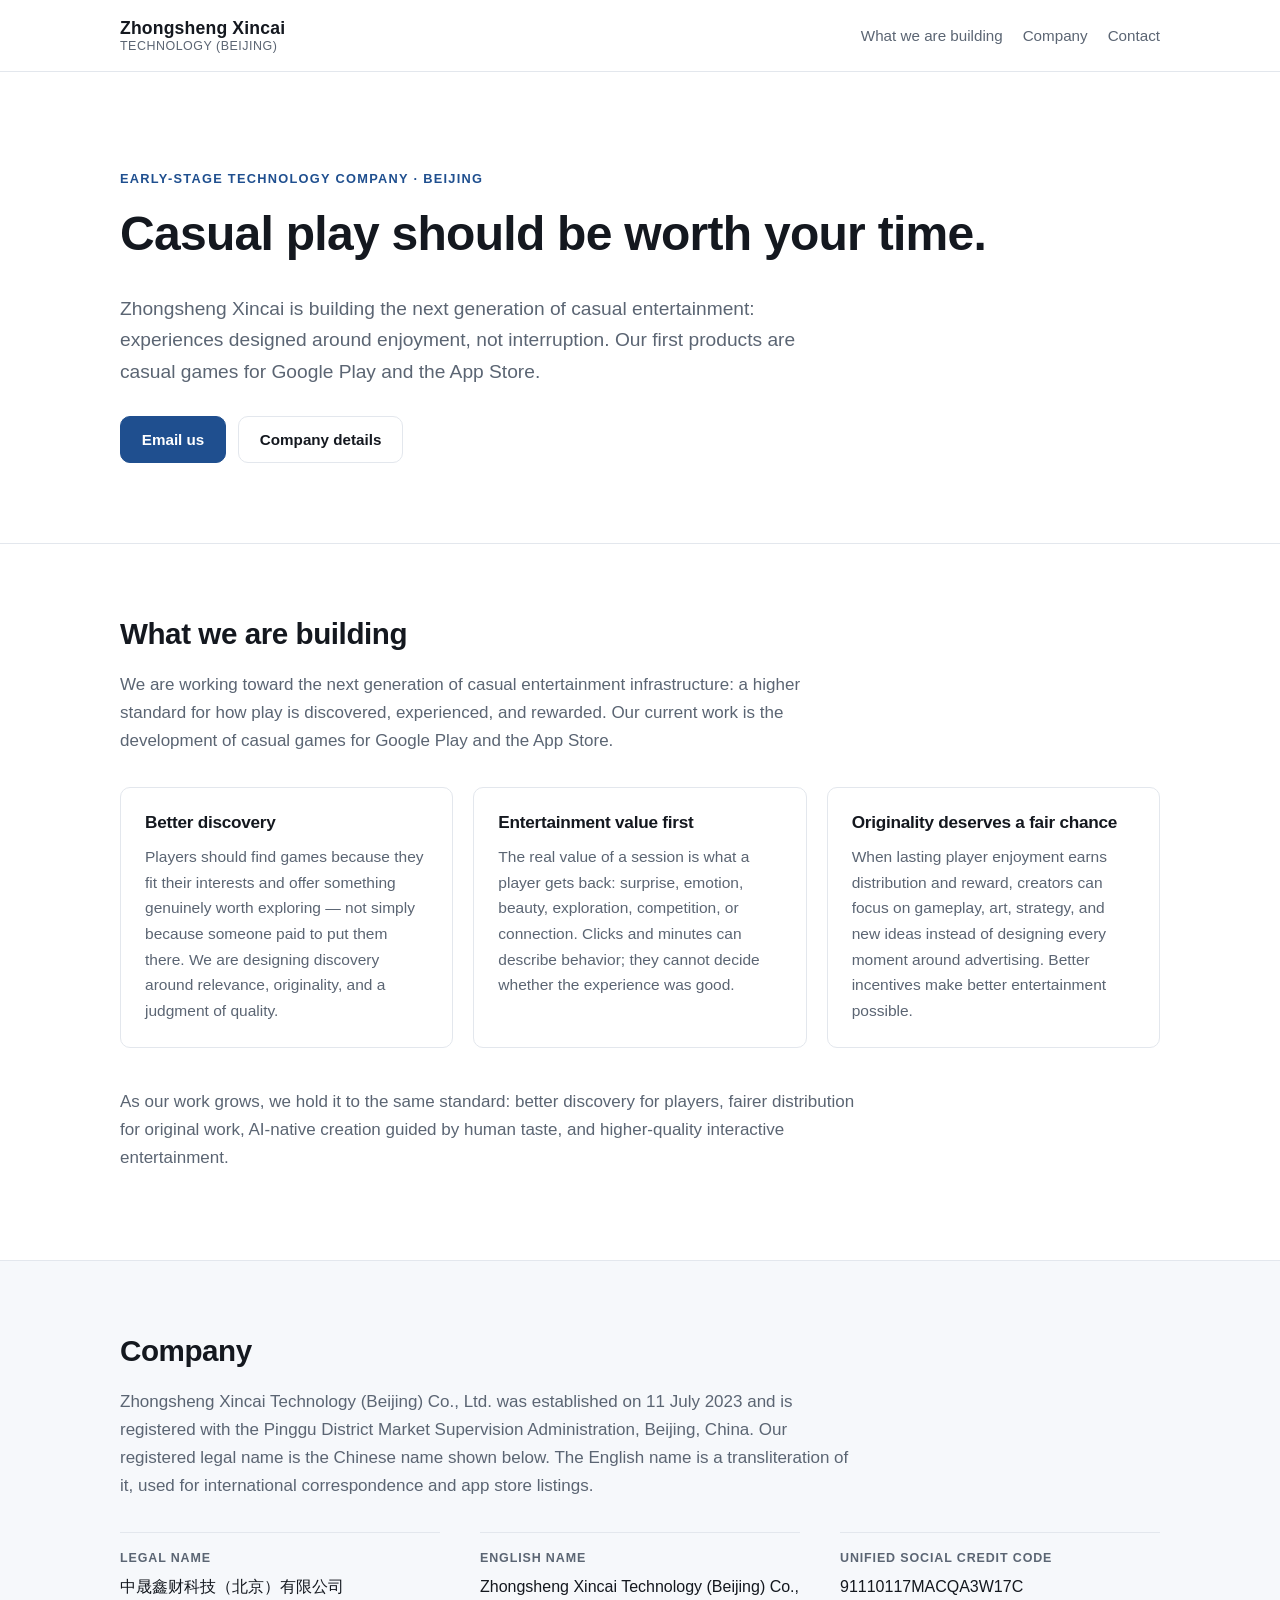
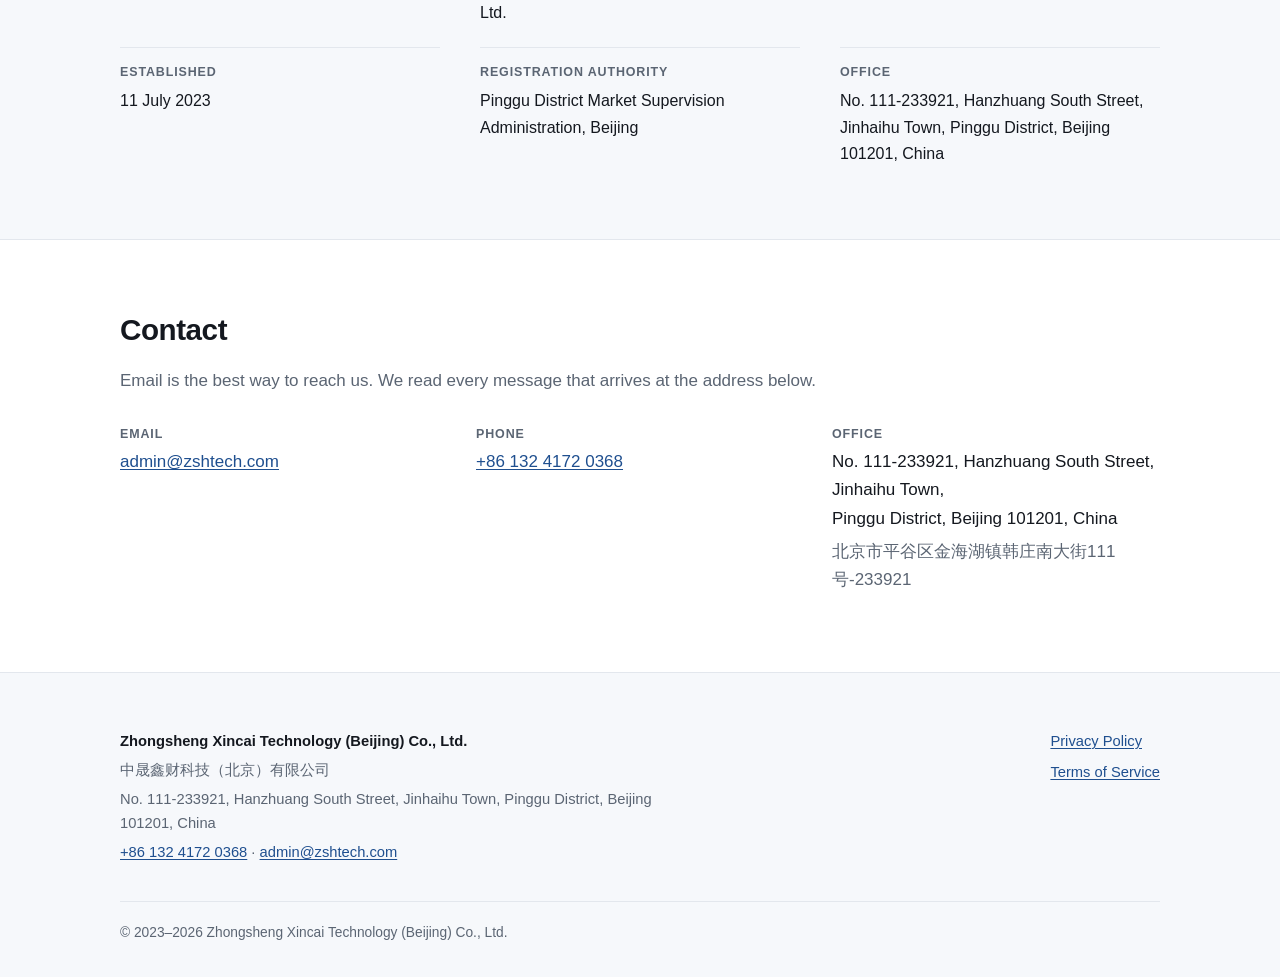
<file: index.html>
<!DOCTYPE html>
<html lang="en">
<head>
<meta charset="utf-8">
<meta name="viewport" content="width=device-width, initial-scale=1">
<title>Zhongsheng Xincai Technology (Beijing) Co., Ltd.</title>
<meta name="description" content="Zhongsheng Xincai is an early-stage technology company in Beijing building the next generation of casual entertainment, starting with games for Google Play and the App Store.">
<link rel="canonical" href="https://zshtech.com/">
<link rel="icon" href="/favicon.svg" type="image/svg+xml">
<link rel="stylesheet" href="/assets/styles.css">
<meta property="og:type" content="website">
<meta property="og:site_name" content="Zhongsheng Xincai Technology (Beijing) Co., Ltd.">
<meta property="og:title" content="Zhongsheng Xincai Technology (Beijing) Co., Ltd.">
<meta property="og:description" content="Zhongsheng Xincai is an early-stage technology company in Beijing building the next generation of casual entertainment, starting with games for Google Play and the App Store.">
<meta property="og:url" content="https://zshtech.com/">
<script type="application/ld+json">
{
  "@context": "https://schema.org",
  "@type": "Organization",
  "name": "Zhongsheng Xincai Technology (Beijing) Co., Ltd.",
  "legalName": "中晟鑫财科技（北京）有限公司",
  "alternateName": "中晟鑫财科技（北京）有限公司",
  "url": "https://zshtech.com/",
  "email": "admin@zshtech.com",
  "telephone": "+86-132-4172-0368",
  "foundingDate": "2023-07-11",
  "address": {
    "@type": "PostalAddress",
    "streetAddress": "No. 111-233921, Hanzhuang South Street, Jinhaihu Town",
    "addressLocality": "Pinggu District",
    "addressRegion": "Beijing",
    "postalCode": "101201",
    "addressCountry": "CN"
  },
  "identifier": {
    "@type": "PropertyValue",
    "name": "Unified Social Credit Code",
    "value": "91110117MACQA3W17C"
  }
}
</script>
</head>
<body>
<a class="skip-link" href="#main">Skip to content</a>

<header class="site-header">
  <div class="wrap header-inner">
    <a class="wordmark" href="/">
      <span class="wordmark-name">Zhongsheng Xincai</span>
      <span class="wordmark-sub">Technology (Beijing)</span>
    </a>
    <nav class="site-nav" aria-label="Primary">
      <a href="#what-we-are-building">What we are building</a>
      <a href="#company">Company</a>
      <a href="#contact">Contact</a>
    </nav>
  </div>
</header>

<main id="main">

  <section class="hero">
    <div class="wrap">
      <p class="eyebrow">Early-stage technology company &middot; Beijing</p>
      <h1>Casual play should be worth your time.</h1>
      <p class="lead">
        Zhongsheng Xincai is building the next generation of casual entertainment:
        experiences designed around enjoyment, not interruption. Our first products
        are casual games for Google Play and the App Store.
      </p>
      <p class="hero-actions">
        <a class="button" href="mailto:admin@zshtech.com">Email us</a>
        <a class="button button-quiet" href="#company">Company details</a>
      </p>
    </div>
  </section>

  <section id="what-we-are-building" class="section">
    <div class="wrap">
      <h2>What we are building</h2>
      <p class="prose">
        We are working toward the next generation of casual entertainment
        infrastructure: a higher standard for how play is discovered, experienced,
        and rewarded. Our current work is the development of casual games for
        Google Play and the App Store.
      </p>
      <div class="cards">
        <article class="card">
          <h3>Better discovery</h3>
          <p>
            Players should find games because they fit their interests and offer
            something genuinely worth exploring — not simply because someone paid
            to put them there. We are designing discovery around relevance,
            originality, and a judgment of quality.
          </p>
        </article>
        <article class="card">
          <h3>Entertainment value first</h3>
          <p>
            The real value of a session is what a player gets back: surprise,
            emotion, beauty, exploration, competition, or connection. Clicks and
            minutes can describe behavior; they cannot decide whether the
            experience was good.
          </p>
        </article>
        <article class="card">
          <h3>Originality deserves a fair chance</h3>
          <p>
            When lasting player enjoyment earns distribution and reward, creators
            can focus on gameplay, art, strategy, and new ideas instead of
            designing every moment around advertising. Better incentives make
            better entertainment possible.
          </p>
        </article>
      </div>
      <p class="prose">
        As our work grows, we hold it to the same standard: better discovery for
        players, fairer distribution for original work, AI-native creation guided
        by human taste, and higher-quality interactive entertainment.
      </p>
    </div>
  </section>

  <section id="company" class="section section-soft">
    <div class="wrap">
      <h2>Company</h2>
      <p class="prose">
        Zhongsheng Xincai Technology (Beijing) Co., Ltd. was established on
        11 July 2023 and is registered with the Pinggu District Market Supervision
        Administration, Beijing, China. Our registered legal name is the Chinese
        name shown below. The English name is a transliteration of it, used for
        international correspondence and app store listings.
      </p>

      <dl class="facts">
        <div class="fact">
          <dt>Legal name</dt>
          <dd lang="zh-Hans">中晟鑫财科技（北京）有限公司</dd>
        </div>
        <div class="fact">
          <dt>English name</dt>
          <dd>Zhongsheng Xincai Technology (Beijing) Co., Ltd.</dd>
        </div>
        <div class="fact">
          <dt>Unified Social Credit Code</dt>
          <dd>91110117MACQA3W17C</dd>
        </div>
        <div class="fact">
          <dt>Established</dt>
          <dd><time datetime="2023-07-11">11 July 2023</time></dd>
        </div>
        <div class="fact">
          <dt>Registration authority</dt>
          <dd>Pinggu District Market Supervision Administration, Beijing</dd>
        </div>
        <div class="fact">
          <dt>Office</dt>
          <dd>
            No. 111-233921, Hanzhuang South Street, Jinhaihu Town,
            Pinggu District, Beijing 101201, China
          </dd>
        </div>
      </dl>
    </div>
  </section>

  <section id="contact" class="section">
    <div class="wrap">
      <h2>Contact</h2>
      <p class="prose">
        Email is the best way to reach us. We read every message that arrives at
        the address below.
      </p>

      <div class="contact-grid">
        <div class="contact-item">
          <h3>Email</h3>
          <p><a href="mailto:admin@zshtech.com">admin@zshtech.com</a></p>
        </div>
        <div class="contact-item">
          <h3>Phone</h3>
          <p><a href="tel:+8613241720368">+86 132 4172 0368</a></p>
        </div>
        <div class="contact-item">
          <h3>Office</h3>
          <p>
            No. 111-233921, Hanzhuang South Street, Jinhaihu Town,<br>
            Pinggu District, Beijing 101201, China
          </p>
          <p lang="zh-Hans" class="muted">北京市平谷区金海湖镇韩庄南大街111号-233921</p>
        </div>
      </div>
    </div>
  </section>

</main>

<footer class="site-footer">
  <div class="wrap footer-inner">
    <div class="footer-company">
      <p class="footer-name">Zhongsheng Xincai Technology (Beijing) Co., Ltd.</p>
      <p lang="zh-Hans" class="muted">中晟鑫财科技（北京）有限公司</p>
      <p class="muted">
        No. 111-233921, Hanzhuang South Street, Jinhaihu Town,
        Pinggu District, Beijing 101201, China
      </p>
      <p class="muted">
        <a href="tel:+8613241720368">+86 132 4172 0368</a>
        &middot;
        <a href="mailto:admin@zshtech.com">admin@zshtech.com</a>
      </p>
    </div>
    <nav class="footer-nav" aria-label="Legal">
      <a href="/privacy">Privacy Policy</a>
      <a href="/terms">Terms of Service</a>
    </nav>
  </div>
  <div class="wrap">
    <p class="copyright">&copy; 2023–2026 Zhongsheng Xincai Technology (Beijing) Co., Ltd.</p>
  </div>
</footer>

</body>
</html>
</file>
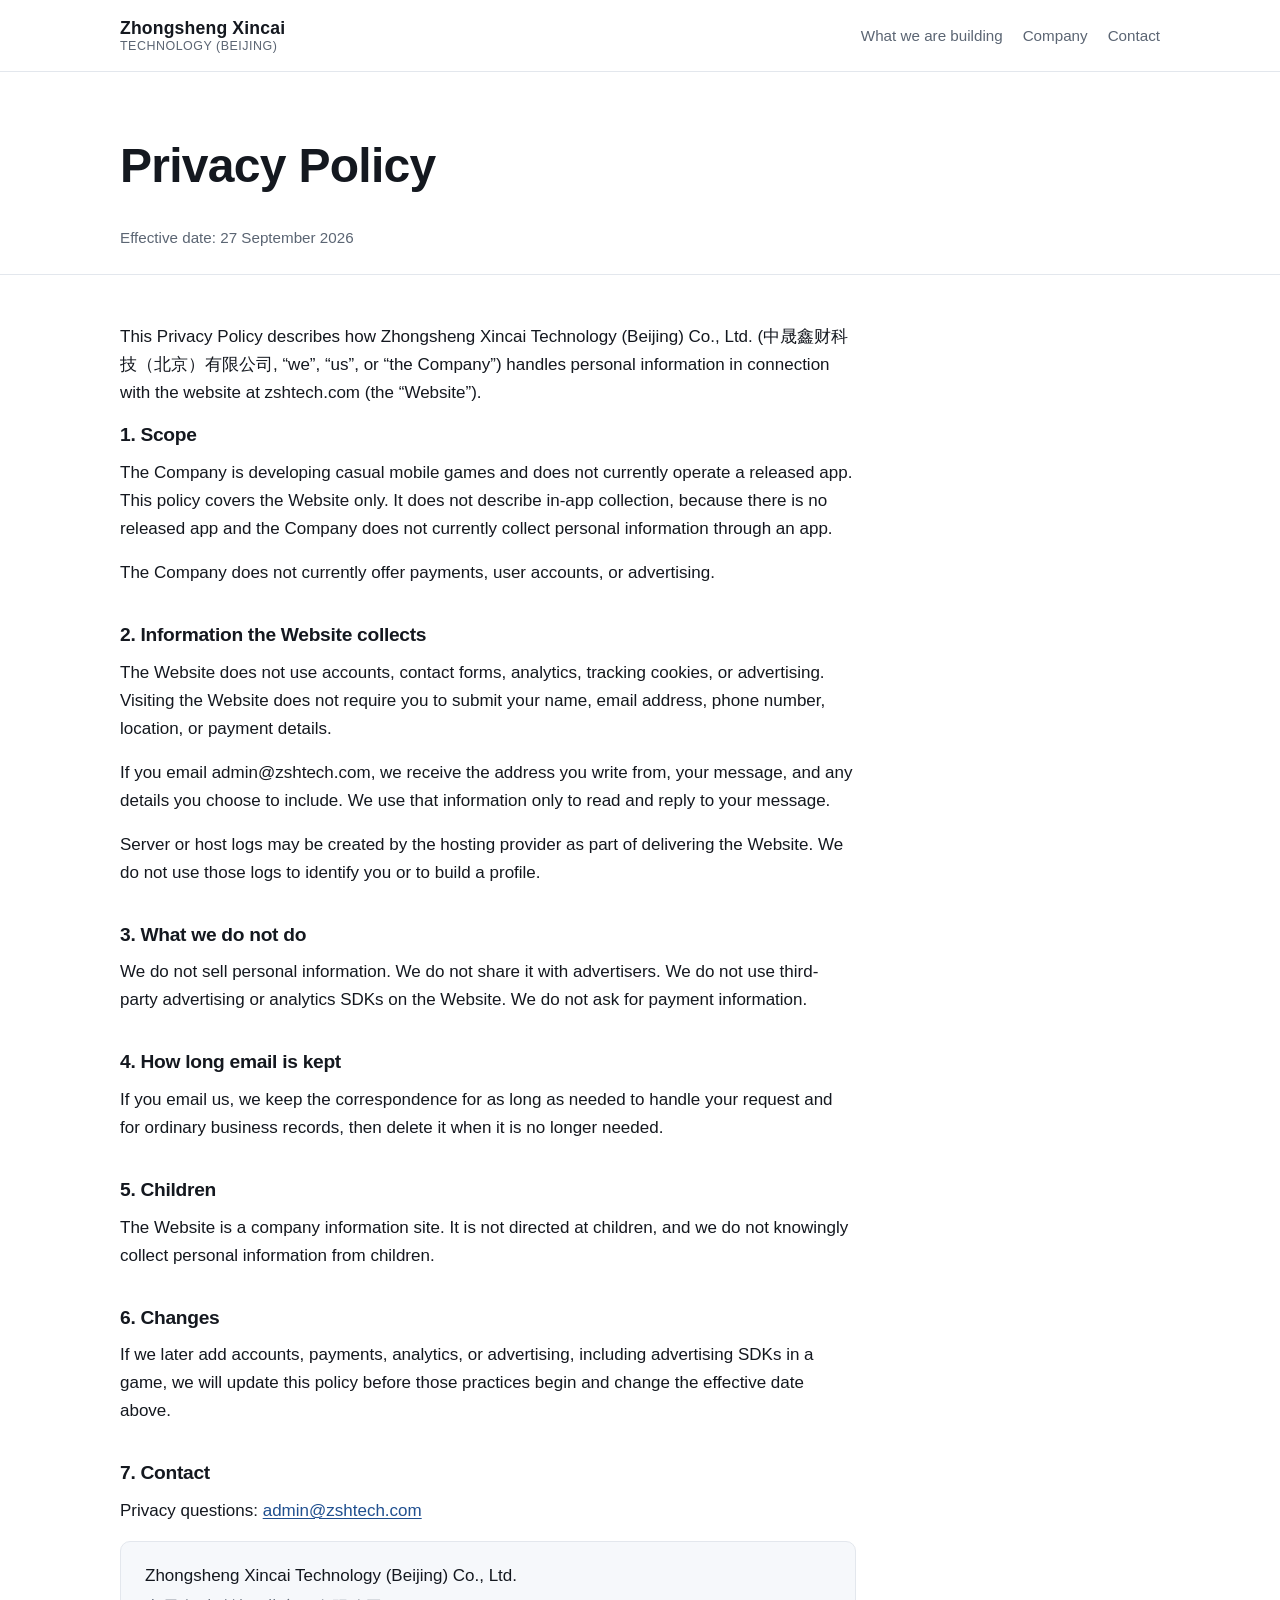
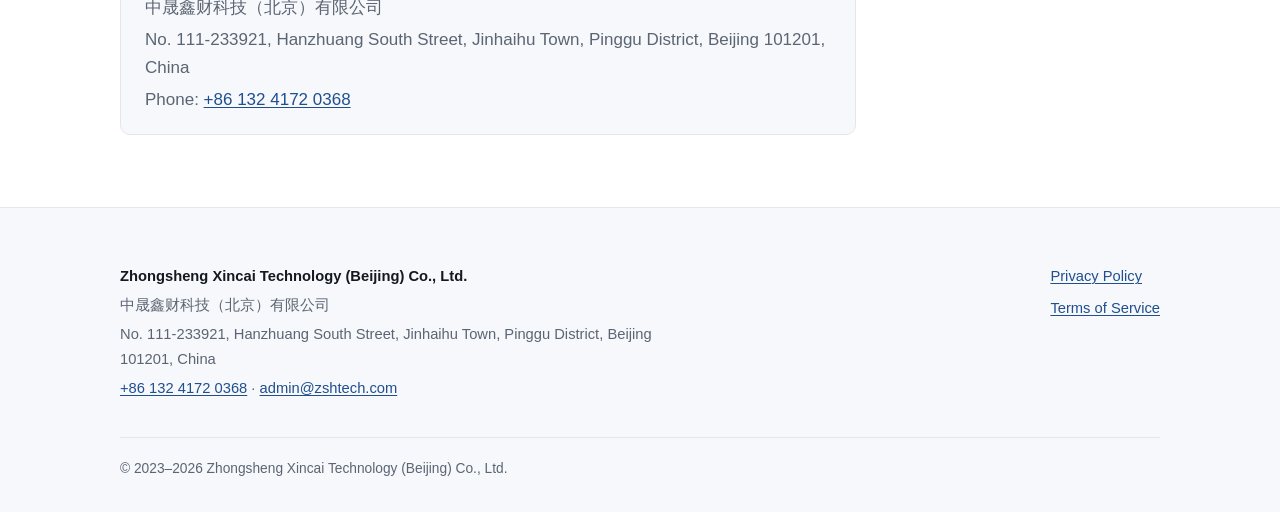
<file: privacy.html>
<!DOCTYPE html>
<html lang="en">
<head>
<meta charset="utf-8">
<meta name="viewport" content="width=device-width, initial-scale=1">
<title>Privacy Policy — Zhongsheng Xincai Technology (Beijing) Co., Ltd.</title>
<meta name="description" content="Privacy Policy of Zhongsheng Xincai Technology (Beijing) Co., Ltd.">
<link rel="canonical" href="https://zshtech.com/privacy">
<link rel="icon" href="/favicon.svg" type="image/svg+xml">
<link rel="stylesheet" href="/assets/styles.css">
</head>
<body>
<a class="skip-link" href="#main">Skip to content</a>

<header class="site-header">
  <div class="wrap header-inner">
    <a class="wordmark" href="/">
      <span class="wordmark-name">Zhongsheng Xincai</span>
      <span class="wordmark-sub">Technology (Beijing)</span>
    </a>
    <nav class="site-nav" aria-label="Primary">
      <a href="/#what-we-are-building">What we are building</a>
      <a href="/#company">Company</a>
      <a href="/#contact">Contact</a>
    </nav>
  </div>
</header>

<main id="main">

  <div class="page-head">
    <div class="wrap">
      <h1>Privacy Policy</h1>
      <p class="updated">Effective date: 27 September 2026</p>
    </div>
  </div>

  <div class="wrap">
    <article class="legal">

      <p>
        This Privacy Policy describes how Zhongsheng Xincai Technology (Beijing)
        Co., Ltd. (<span lang="zh-Hans">中晟鑫财科技（北京）有限公司</span>, “we”,
        “us”, or “the Company”) handles personal information in connection with
        the website at zshtech.com (the “Website”).
      </p>

      <h2>1. Scope</h2>
      <p>
        The Company is developing casual mobile games and does not currently
        operate a released app. This policy covers the Website only. It does not
        describe in-app collection, because there is no released app and the
        Company does not currently collect personal information through an app.
      </p>
      <p>
        The Company does not currently offer payments, user accounts, or
        advertising.
      </p>

      <h2>2. Information the Website collects</h2>
      <p>
        The Website does not use accounts, contact forms, analytics, tracking
        cookies, or advertising. Visiting the Website does not require you to
        submit your name, email address, phone number, location, or payment
        details.
      </p>
      <p>
        If you email admin@zshtech.com, we receive the address you write from,
        your message, and any details you choose to include. We use that
        information only to read and reply to your message.
      </p>
      <p>
        Server or host logs may be created by the hosting provider as part of
        delivering the Website. We do not use those logs to identify you or to
        build a profile.
      </p>

      <h2>3. What we do not do</h2>
      <p>
        We do not sell personal information. We do not share it with advertisers.
        We do not use third-party advertising or analytics SDKs on the Website.
        We do not ask for payment information.
      </p>

      <h2>4. How long email is kept</h2>
      <p>
        If you email us, we keep the correspondence for as long as needed to
        handle your request and for ordinary business records, then delete it
        when it is no longer needed.
      </p>

      <h2>5. Children</h2>
      <p>
        The Website is a company information site. It is not directed at children,
        and we do not knowingly collect personal information from children.
      </p>

      <h2>6. Changes</h2>
      <p>
        If we later add accounts, payments, analytics, or advertising, including
        advertising SDKs in a game, we will update this policy before those
        practices begin and change the effective date above.
      </p>

      <h2>7. Contact</h2>
      <p>Privacy questions: <a href="mailto:admin@zshtech.com">admin@zshtech.com</a></p>

      <div class="contact-block">
        <p>Zhongsheng Xincai Technology (Beijing) Co., Ltd.</p>
        <p lang="zh-Hans" class="muted">中晟鑫财科技（北京）有限公司</p>
        <p class="muted">
          No. 111-233921, Hanzhuang South Street, Jinhaihu Town,
          Pinggu District, Beijing 101201, China
        </p>
        <p class="muted">Phone: <a href="tel:+8613241720368">+86 132 4172 0368</a></p>
      </div>

    </article>
  </div>

</main>

<footer class="site-footer">
  <div class="wrap footer-inner">
    <div class="footer-company">
      <p class="footer-name">Zhongsheng Xincai Technology (Beijing) Co., Ltd.</p>
      <p lang="zh-Hans" class="muted">中晟鑫财科技（北京）有限公司</p>
      <p class="muted">
        No. 111-233921, Hanzhuang South Street, Jinhaihu Town,
        Pinggu District, Beijing 101201, China
      </p>
      <p class="muted">
        <a href="tel:+8613241720368">+86 132 4172 0368</a>
        &middot;
        <a href="mailto:admin@zshtech.com">admin@zshtech.com</a>
      </p>
    </div>
    <nav class="footer-nav" aria-label="Legal">
      <a href="/privacy">Privacy Policy</a>
      <a href="/terms">Terms of Service</a>
    </nav>
  </div>
  <div class="wrap">
    <p class="copyright">&copy; 2023–2026 Zhongsheng Xincai Technology (Beijing) Co., Ltd.</p>
  </div>
</footer>

</body>
</html>
</file>
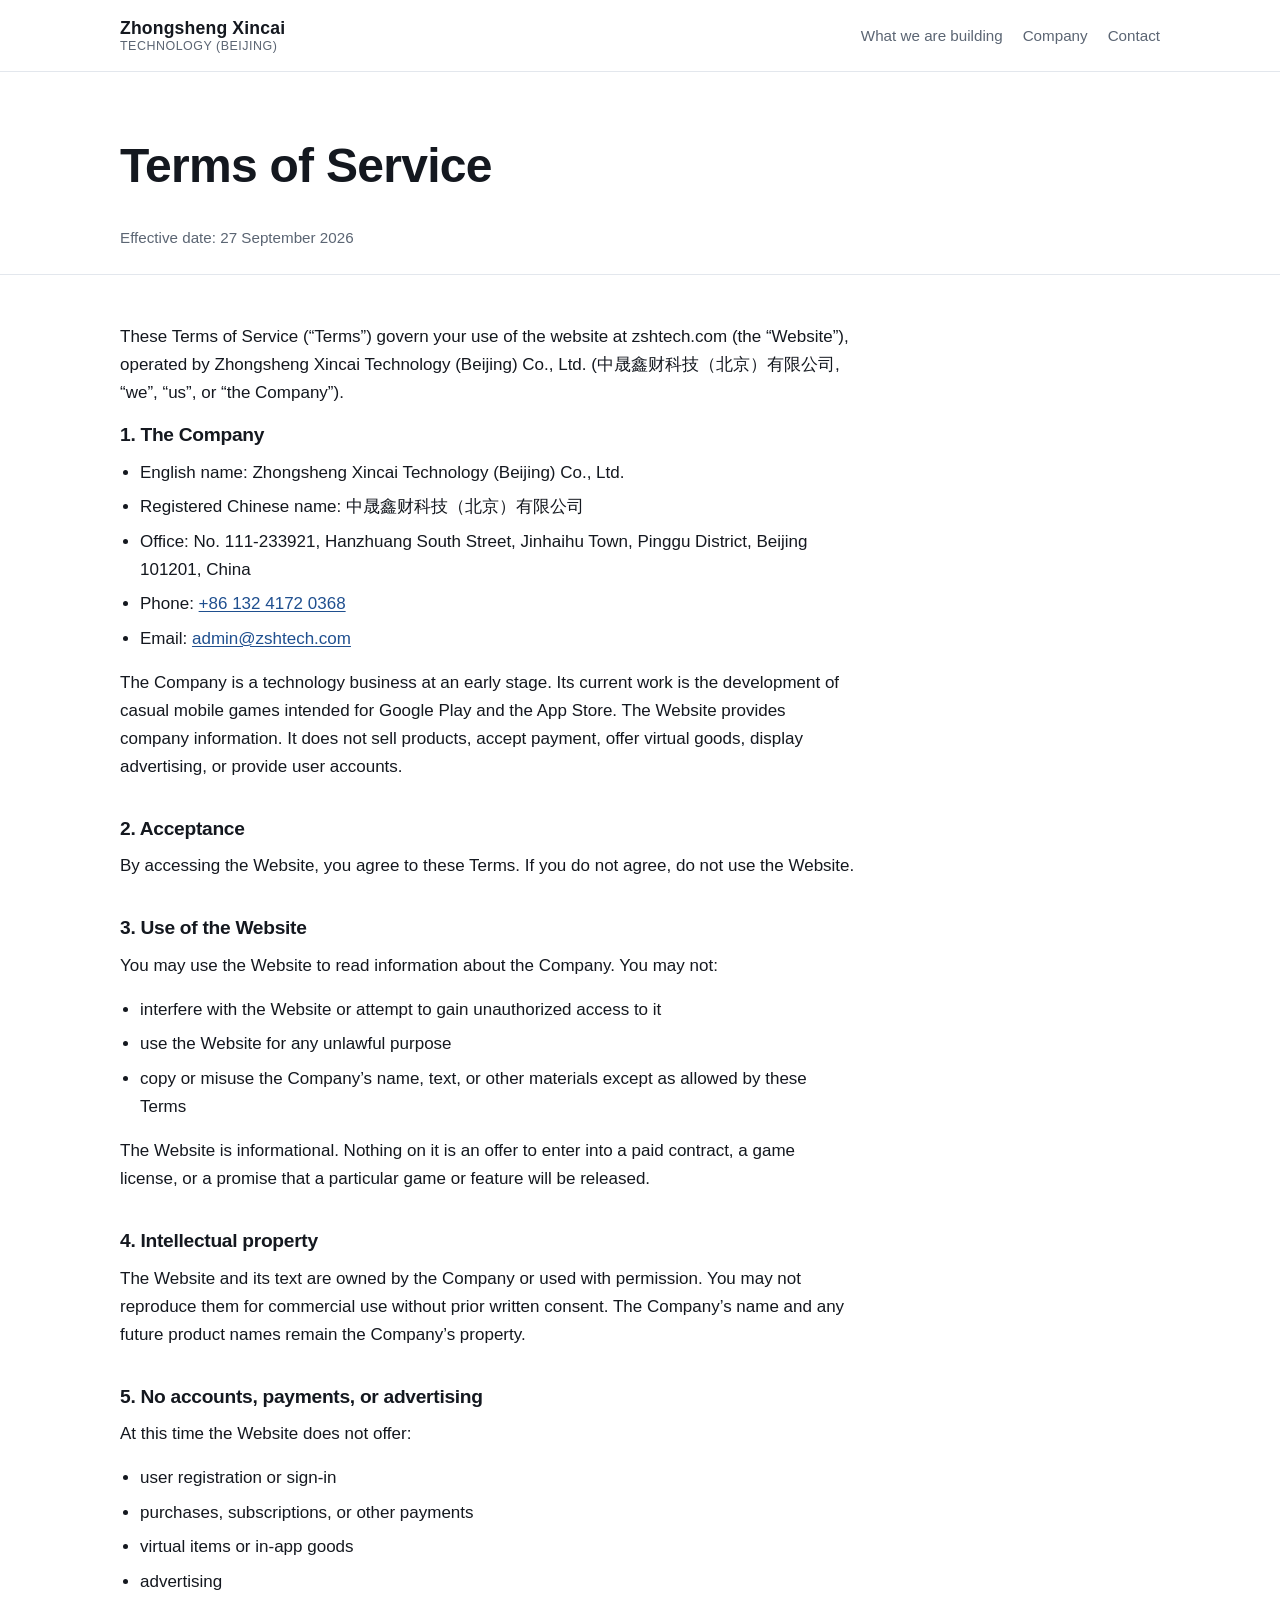
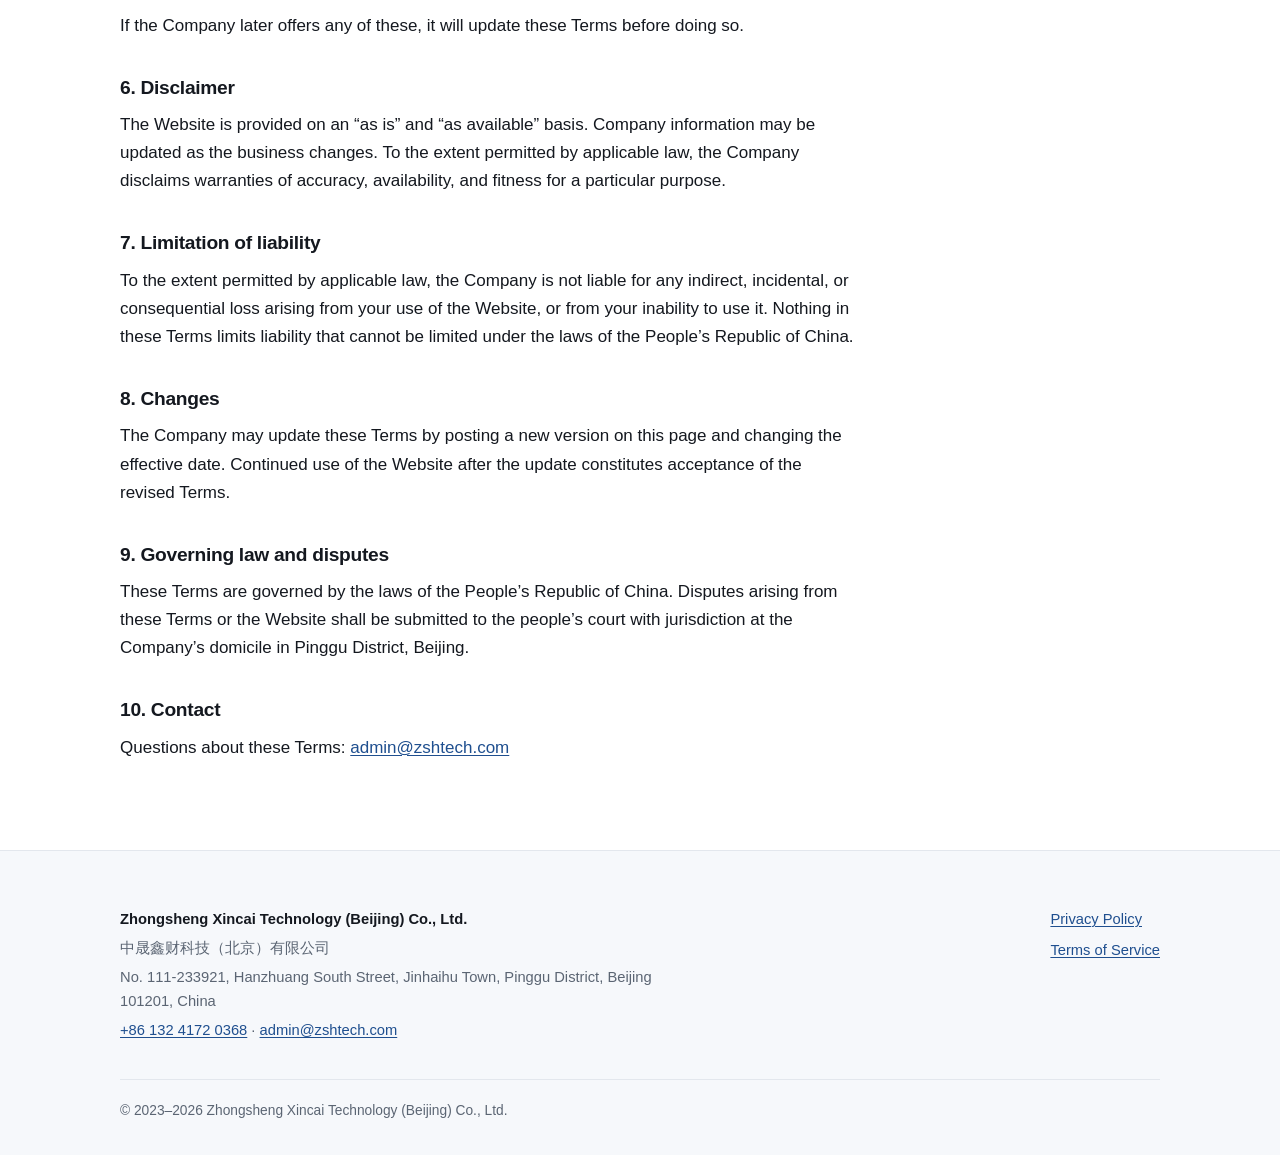
<file: terms.html>
<!DOCTYPE html>
<html lang="en">
<head>
<meta charset="utf-8">
<meta name="viewport" content="width=device-width, initial-scale=1">
<title>Terms of Service — Zhongsheng Xincai Technology (Beijing) Co., Ltd.</title>
<meta name="description" content="Terms of Service of Zhongsheng Xincai Technology (Beijing) Co., Ltd.">
<link rel="canonical" href="https://zshtech.com/terms">
<link rel="icon" href="/favicon.svg" type="image/svg+xml">
<link rel="stylesheet" href="/assets/styles.css">
</head>
<body>
<a class="skip-link" href="#main">Skip to content</a>

<header class="site-header">
  <div class="wrap header-inner">
    <a class="wordmark" href="/">
      <span class="wordmark-name">Zhongsheng Xincai</span>
      <span class="wordmark-sub">Technology (Beijing)</span>
    </a>
    <nav class="site-nav" aria-label="Primary">
      <a href="/#what-we-are-building">What we are building</a>
      <a href="/#company">Company</a>
      <a href="/#contact">Contact</a>
    </nav>
  </div>
</header>

<main id="main">

  <div class="page-head">
    <div class="wrap">
      <h1>Terms of Service</h1>
      <p class="updated">Effective date: 27 September 2026</p>
    </div>
  </div>

  <div class="wrap">
    <article class="legal">

      <p>
        These Terms of Service (“Terms”) govern your use of the website at
        zshtech.com (the “Website”), operated by Zhongsheng Xincai Technology
        (Beijing) Co., Ltd. (<span lang="zh-Hans">中晟鑫财科技（北京）有限公司</span>,
        “we”, “us”, or “the Company”).
      </p>

      <h2>1. The Company</h2>
      <ul>
        <li>English name: Zhongsheng Xincai Technology (Beijing) Co., Ltd.</li>
        <li>Registered Chinese name: <span lang="zh-Hans">中晟鑫财科技（北京）有限公司</span></li>
        <li>Office: No. 111-233921, Hanzhuang South Street, Jinhaihu Town, Pinggu District, Beijing 101201, China</li>
        <li>Phone: <a href="tel:+8613241720368">+86 132 4172 0368</a></li>
        <li>Email: <a href="mailto:admin@zshtech.com">admin@zshtech.com</a></li>
      </ul>
      <p>
        The Company is a technology business at an early stage. Its current work
        is the development of casual mobile games intended for Google Play and
        the App Store. The Website provides company information. It does not sell
        products, accept payment, offer virtual goods, display advertising, or
        provide user accounts.
      </p>

      <h2>2. Acceptance</h2>
      <p>
        By accessing the Website, you agree to these Terms. If you do not agree,
        do not use the Website.
      </p>

      <h2>3. Use of the Website</h2>
      <p>You may use the Website to read information about the Company. You may not:</p>
      <ul>
        <li>interfere with the Website or attempt to gain unauthorized access to it</li>
        <li>use the Website for any unlawful purpose</li>
        <li>copy or misuse the Company’s name, text, or other materials except as allowed by these Terms</li>
      </ul>
      <p>
        The Website is informational. Nothing on it is an offer to enter into a
        paid contract, a game license, or a promise that a particular game or
        feature will be released.
      </p>

      <h2>4. Intellectual property</h2>
      <p>
        The Website and its text are owned by the Company or used with permission.
        You may not reproduce them for commercial use without prior written
        consent. The Company’s name and any future product names remain the
        Company’s property.
      </p>

      <h2>5. No accounts, payments, or advertising</h2>
      <p>At this time the Website does not offer:</p>
      <ul>
        <li>user registration or sign-in</li>
        <li>purchases, subscriptions, or other payments</li>
        <li>virtual items or in-app goods</li>
        <li>advertising</li>
      </ul>
      <p>
        If the Company later offers any of these, it will update these Terms
        before doing so.
      </p>

      <h2>6. Disclaimer</h2>
      <p>
        The Website is provided on an “as is” and “as available” basis. Company
        information may be updated as the business changes. To the extent
        permitted by applicable law, the Company disclaims warranties of accuracy,
        availability, and fitness for a particular purpose.
      </p>

      <h2>7. Limitation of liability</h2>
      <p>
        To the extent permitted by applicable law, the Company is not liable for
        any indirect, incidental, or consequential loss arising from your use of
        the Website, or from your inability to use it. Nothing in these Terms
        limits liability that cannot be limited under the laws of the People’s
        Republic of China.
      </p>

      <h2>8. Changes</h2>
      <p>
        The Company may update these Terms by posting a new version on this page
        and changing the effective date. Continued use of the Website after the
        update constitutes acceptance of the revised Terms.
      </p>

      <h2>9. Governing law and disputes</h2>
      <p>
        These Terms are governed by the laws of the People’s Republic of China.
        Disputes arising from these Terms or the Website shall be submitted to
        the people’s court with jurisdiction at the Company’s domicile in Pinggu
        District, Beijing.
      </p>

      <h2>10. Contact</h2>
      <p>
        Questions about these Terms:
        <a href="mailto:admin@zshtech.com">admin@zshtech.com</a>
      </p>

    </article>
  </div>

</main>

<footer class="site-footer">
  <div class="wrap footer-inner">
    <div class="footer-company">
      <p class="footer-name">Zhongsheng Xincai Technology (Beijing) Co., Ltd.</p>
      <p lang="zh-Hans" class="muted">中晟鑫财科技（北京）有限公司</p>
      <p class="muted">
        No. 111-233921, Hanzhuang South Street, Jinhaihu Town,
        Pinggu District, Beijing 101201, China
      </p>
      <p class="muted">
        <a href="tel:+8613241720368">+86 132 4172 0368</a>
        &middot;
        <a href="mailto:admin@zshtech.com">admin@zshtech.com</a>
      </p>
    </div>
    <nav class="footer-nav" aria-label="Legal">
      <a href="/privacy">Privacy Policy</a>
      <a href="/terms">Terms of Service</a>
    </nav>
  </div>
  <div class="wrap">
    <p class="copyright">&copy; 2023–2026 Zhongsheng Xincai Technology (Beijing) Co., Ltd.</p>
  </div>
</footer>

</body>
</html>
</file>
<file: assets/styles.css>
:root {
  --ink: #14181f;
  --muted: #5b6573;
  --line: #e3e7ed;
  --accent: #1f4f8f;
  --accent-dark: #163a6a;
  --bg: #ffffff;
  --bg-soft: #f6f8fb;
  --wrap: 68rem;
  --radius: 10px;
}

*,
*::before,
*::after {
  box-sizing: border-box;
}

html {
  -webkit-text-size-adjust: 100%;
}

body {
  margin: 0;
  background: var(--bg);
  color: var(--ink);
  font-family: -apple-system, BlinkMacSystemFont, "Segoe UI", Roboto,
    "Helvetica Neue", Arial, "PingFang SC", "Hiragino Sans GB",
    "Microsoft YaHei", sans-serif;
  font-size: 17px;
  line-height: 1.65;
  -webkit-font-smoothing: antialiased;
}

h1,
h2,
h3 {
  line-height: 1.25;
  letter-spacing: -0.015em;
  margin: 0 0 0.6em;
}

h1 {
  font-size: clamp(2rem, 5vw, 3rem);
}

h2 {
  font-size: clamp(1.4rem, 3vw, 1.85rem);
}

h3 {
  font-size: 1.075rem;
}

p {
  margin: 0 0 1rem;
}

a {
  color: var(--accent);
  text-decoration-thickness: 1px;
  text-underline-offset: 2px;
}

a:hover {
  color: var(--accent-dark);
}

.wrap {
  width: 100%;
  max-width: var(--wrap);
  margin: 0 auto;
  padding: 0 1.5rem;
}

.muted {
  color: var(--muted);
}

.skip-link {
  position: absolute;
  left: -9999px;
  top: 0;
  background: var(--ink);
  color: #fff;
  padding: 0.6rem 1rem;
  z-index: 10;
}

.skip-link:focus {
  left: 0;
}

/* Header */

.site-header {
  border-bottom: 1px solid var(--line);
  background: var(--bg);
}

.header-inner {
  display: flex;
  flex-wrap: wrap;
  align-items: center;
  justify-content: space-between;
  gap: 0.75rem 1.5rem;
  padding-top: 1.1rem;
  padding-bottom: 1.1rem;
}

.wordmark {
  display: inline-flex;
  flex-direction: column;
  color: var(--ink);
  text-decoration: none;
  line-height: 1.2;
}

.wordmark-name {
  font-weight: 650;
  font-size: 1.1rem;
  letter-spacing: 0.01em;
}

.wordmark-sub {
  font-size: 0.78rem;
  color: var(--muted);
  letter-spacing: 0.04em;
  text-transform: uppercase;
}

.site-nav {
  display: flex;
  flex-wrap: wrap;
  gap: 1.25rem;
}

.site-nav a {
  color: var(--muted);
  font-size: 0.95rem;
  text-decoration: none;
}

.site-nav a:hover {
  color: var(--ink);
  text-decoration: underline;
}

/* Hero */

.hero {
  padding: clamp(3.5rem, 9vw, 6rem) 0 clamp(2.5rem, 6vw, 4rem);
  border-bottom: 1px solid var(--line);
}

.eyebrow {
  margin: 0 0 0.9rem;
  font-size: 0.8rem;
  font-weight: 600;
  letter-spacing: 0.1em;
  text-transform: uppercase;
  color: var(--accent);
}

.lead {
  max-width: 44rem;
  font-size: clamp(1.05rem, 2.2vw, 1.2rem);
  color: var(--muted);
}

.hero-actions {
  display: flex;
  flex-wrap: wrap;
  gap: 0.75rem;
  margin-top: 1.75rem;
}

.button {
  display: inline-block;
  padding: 0.65rem 1.3rem;
  border: 1px solid var(--accent);
  border-radius: var(--radius);
  background: var(--accent);
  color: #fff;
  font-size: 0.95rem;
  font-weight: 550;
  text-decoration: none;
}

.button:hover {
  background: var(--accent-dark);
  border-color: var(--accent-dark);
  color: #fff;
}

.button-quiet {
  background: transparent;
  border-color: var(--line);
  color: var(--ink);
}

.button-quiet:hover {
  background: var(--bg-soft);
  border-color: var(--muted);
  color: var(--ink);
}

/* Sections */

.section {
  padding: clamp(2.75rem, 7vw, 4.5rem) 0;
}

.section-soft {
  background: var(--bg-soft);
  border-top: 1px solid var(--line);
  border-bottom: 1px solid var(--line);
}

.prose {
  max-width: 46rem;
  color: var(--muted);
}

/* Cards */

.cards {
  display: grid;
  grid-template-columns: repeat(auto-fit, minmax(16rem, 1fr));
  gap: 1.25rem;
  margin-top: 2rem;
}

.card {
  padding: 1.5rem;
  border: 1px solid var(--line);
  border-radius: var(--radius);
  background: var(--bg);
}

.card p {
  margin: 0;
  color: var(--muted);
  font-size: 0.97rem;
}

.cards + .prose {
  margin-top: 2.5rem;
}

/* Company facts */

.facts {
  display: grid;
  grid-template-columns: repeat(auto-fit, minmax(18rem, 1fr));
  gap: 1.25rem 2.5rem;
  margin: 2rem 0 0;
}

.fact {
  padding-top: 0.9rem;
  border-top: 1px solid var(--line);
}

.fact dt {
  font-size: 0.78rem;
  font-weight: 600;
  letter-spacing: 0.07em;
  text-transform: uppercase;
  color: var(--muted);
}

.fact dd {
  margin: 0.35rem 0 0;
  font-size: 1rem;
}

/* Contact */

.contact-grid {
  display: grid;
  grid-template-columns: repeat(auto-fit, minmax(15rem, 1fr));
  gap: 1.75rem;
  margin-top: 2rem;
}

.contact-item h3 {
  margin-bottom: 0.35rem;
  font-size: 0.78rem;
  font-weight: 600;
  letter-spacing: 0.07em;
  text-transform: uppercase;
  color: var(--muted);
}

.contact-item p {
  margin: 0 0 0.35rem;
}

/* Legal pages */

.page-head {
  padding: clamp(2.75rem, 7vw, 4rem) 0 1.5rem;
  border-bottom: 1px solid var(--line);
}

.page-head .updated {
  margin: 0;
  color: var(--muted);
  font-size: 0.95rem;
}

.legal {
  max-width: 46rem;
  padding: clamp(2rem, 5vw, 3rem) 0 clamp(2.75rem, 7vw, 4.5rem);
}

.legal h2 {
  margin-top: 2.25rem;
  font-size: 1.2rem;
}

.legal h2:first-of-type {
  margin-top: 0;
}

.legal ul {
  margin: 0 0 1rem;
  padding-left: 1.25rem;
}

.legal li {
  margin-bottom: 0.4rem;
}

.legal .contact-block {
  margin-top: 1rem;
  padding: 1.25rem 1.5rem;
  border: 1px solid var(--line);
  border-radius: var(--radius);
  background: var(--bg-soft);
}

.legal .contact-block p {
  margin: 0 0 0.25rem;
}

.legal .contact-block p:last-child {
  margin-bottom: 0;
}

/* 404 */

.notfound {
  padding: clamp(4rem, 12vw, 7rem) 0;
  text-align: center;
}

.notfound .lead {
  margin-left: auto;
  margin-right: auto;
}

.notfound .hero-actions {
  justify-content: center;
}

/* Footer */

.site-footer {
  padding: clamp(2.5rem, 6vw, 3.5rem) 0 2rem;
  border-top: 1px solid var(--line);
  background: var(--bg-soft);
  font-size: 0.92rem;
}

.footer-inner {
  display: flex;
  flex-wrap: wrap;
  justify-content: space-between;
  gap: 1.5rem 2.5rem;
}

.footer-company {
  max-width: 34rem;
}

.footer-company p {
  margin: 0 0 0.3rem;
}

.footer-name {
  font-weight: 600;
}

.footer-nav {
  display: flex;
  flex-direction: column;
  gap: 0.45rem;
}

.copyright {
  margin: 2rem 0 0;
  padding-top: 1.25rem;
  border-top: 1px solid var(--line);
  color: var(--muted);
  font-size: 0.86rem;
}

@media (max-width: 34rem) {
  .footer-nav {
    flex-direction: row;
    gap: 1.25rem;
  }
}
</file>
